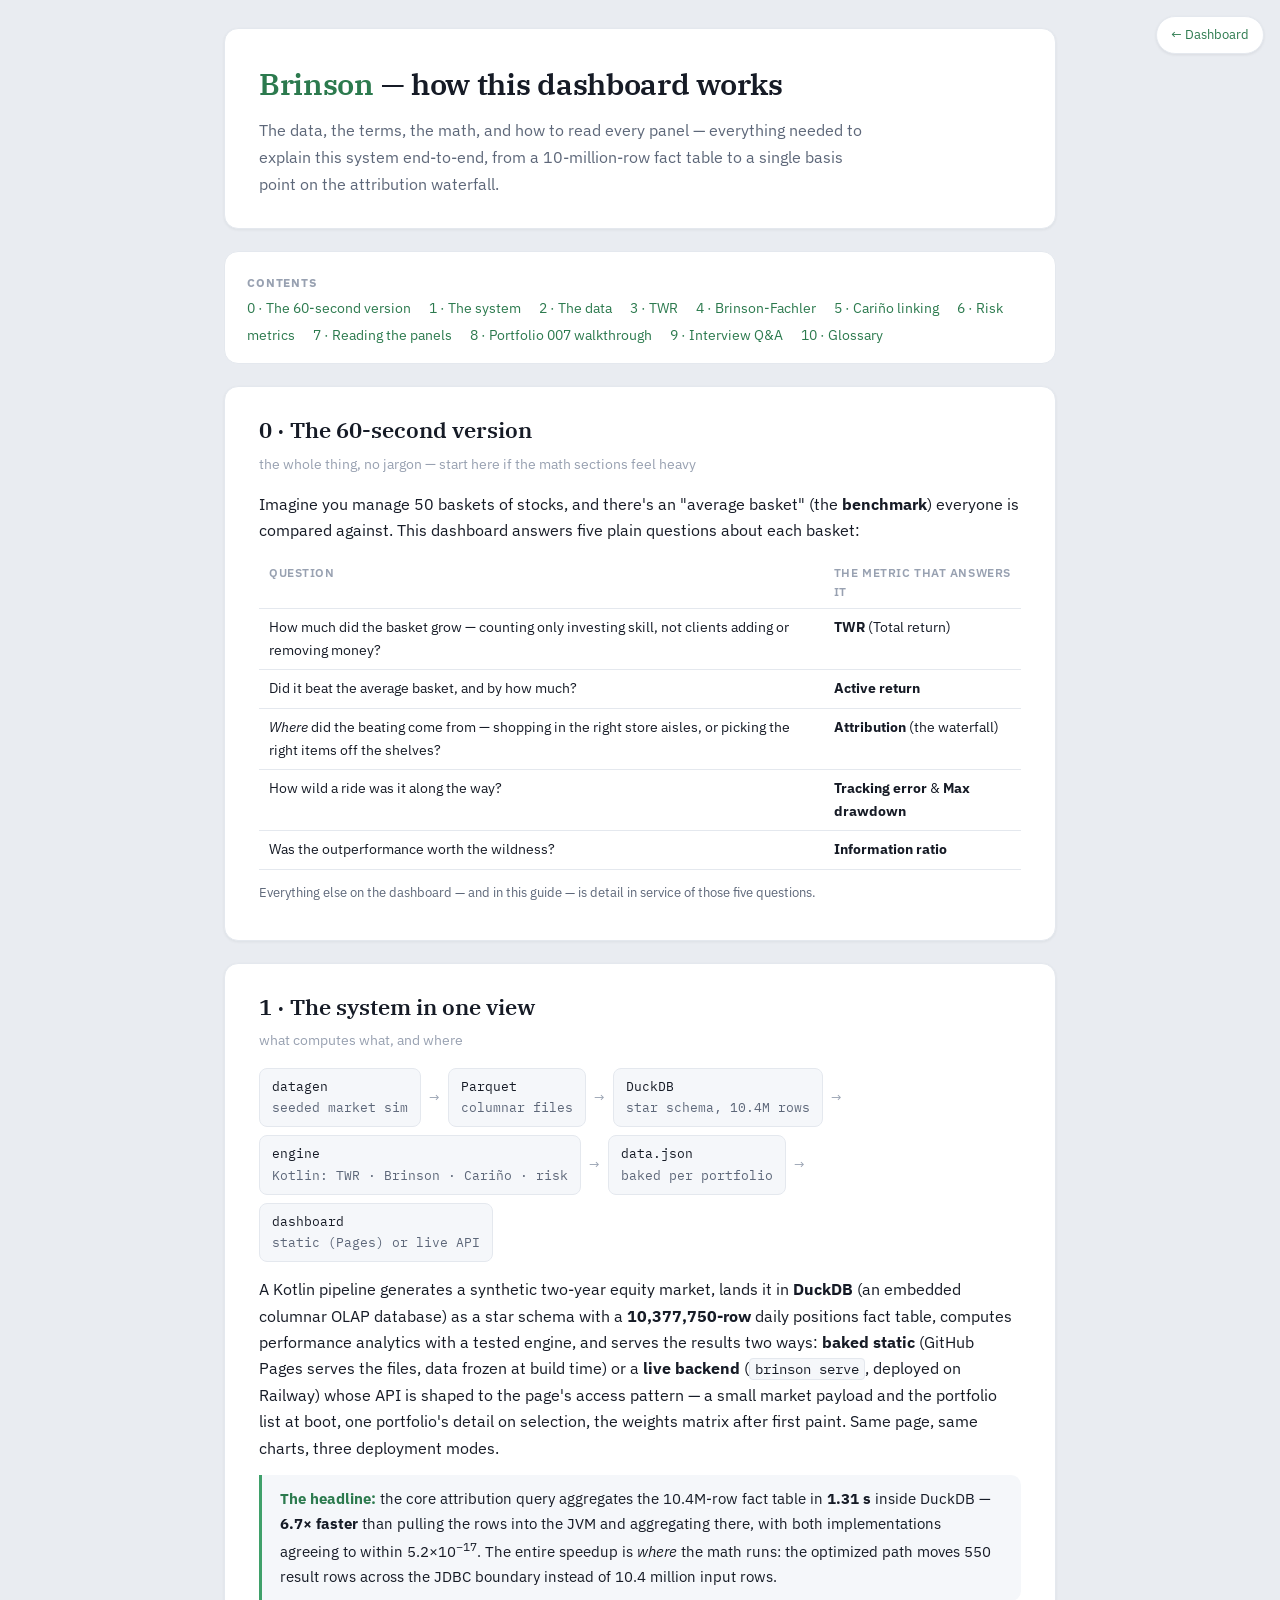
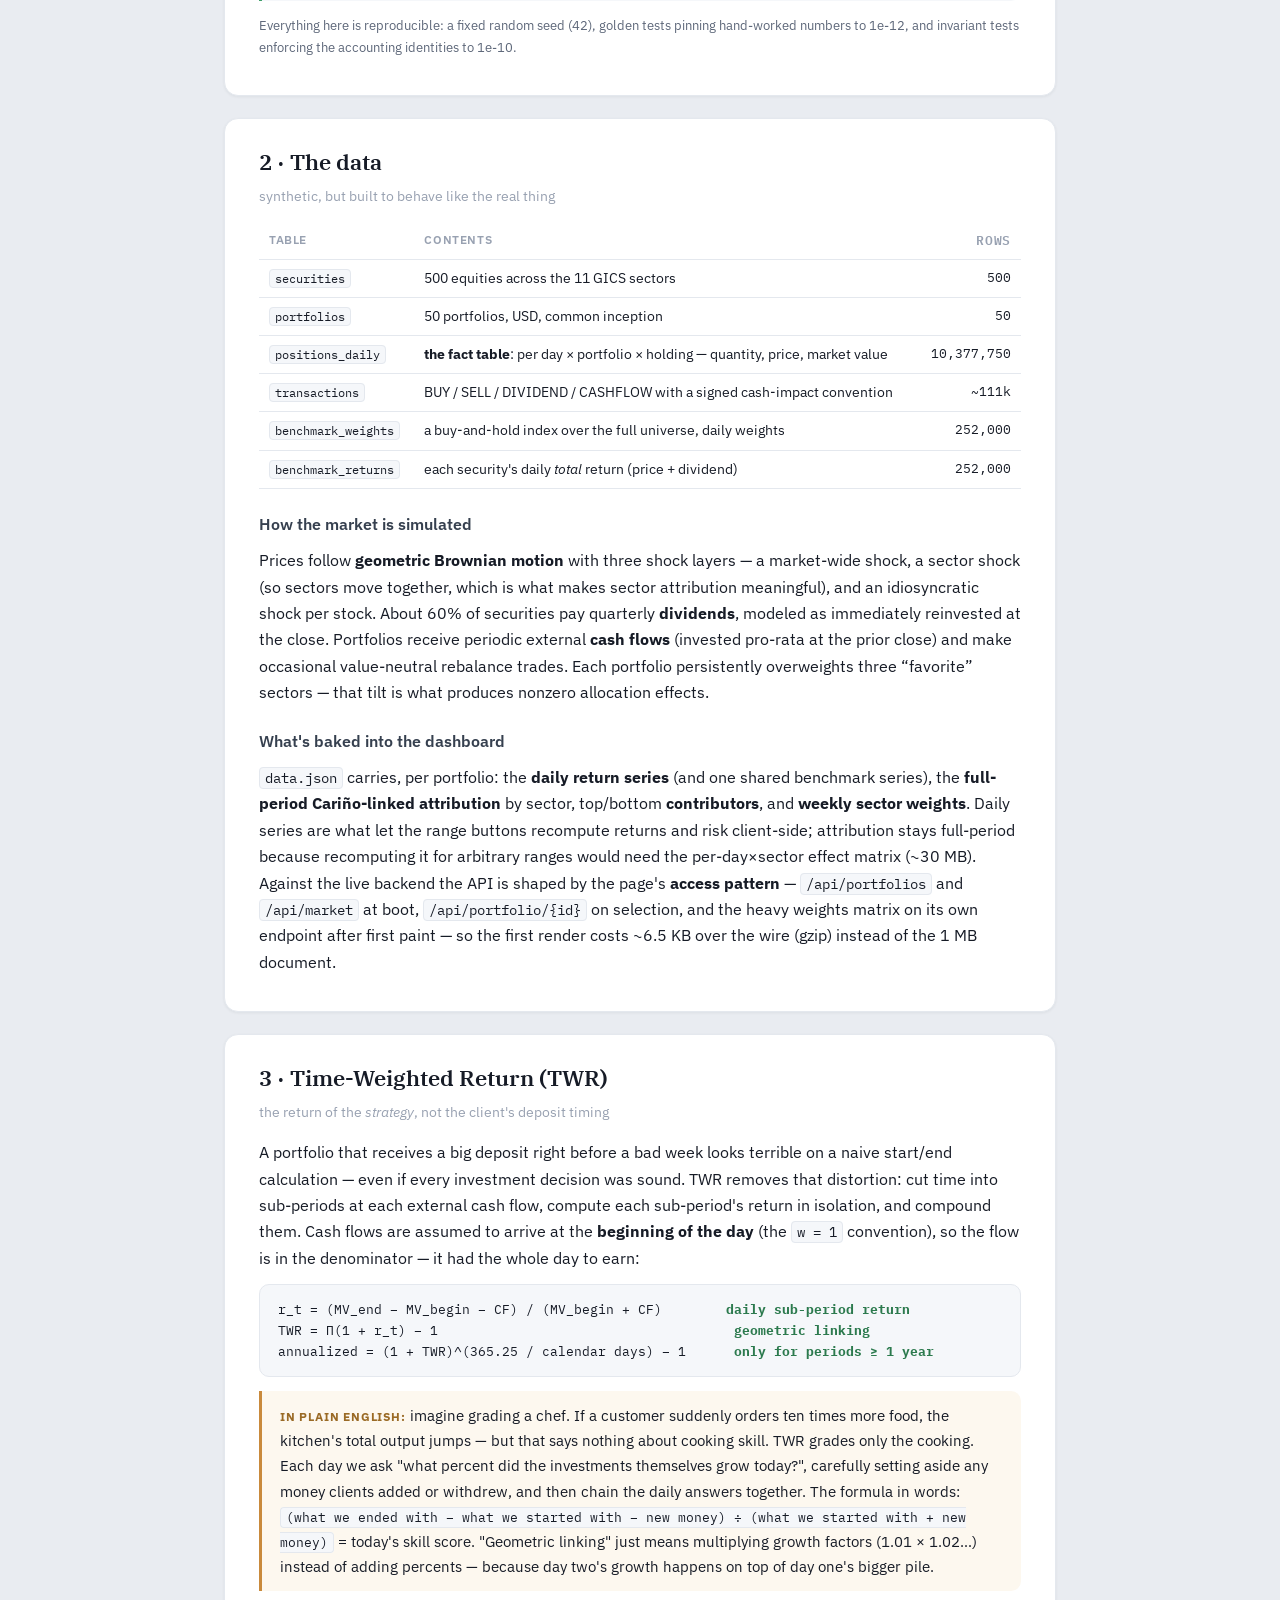
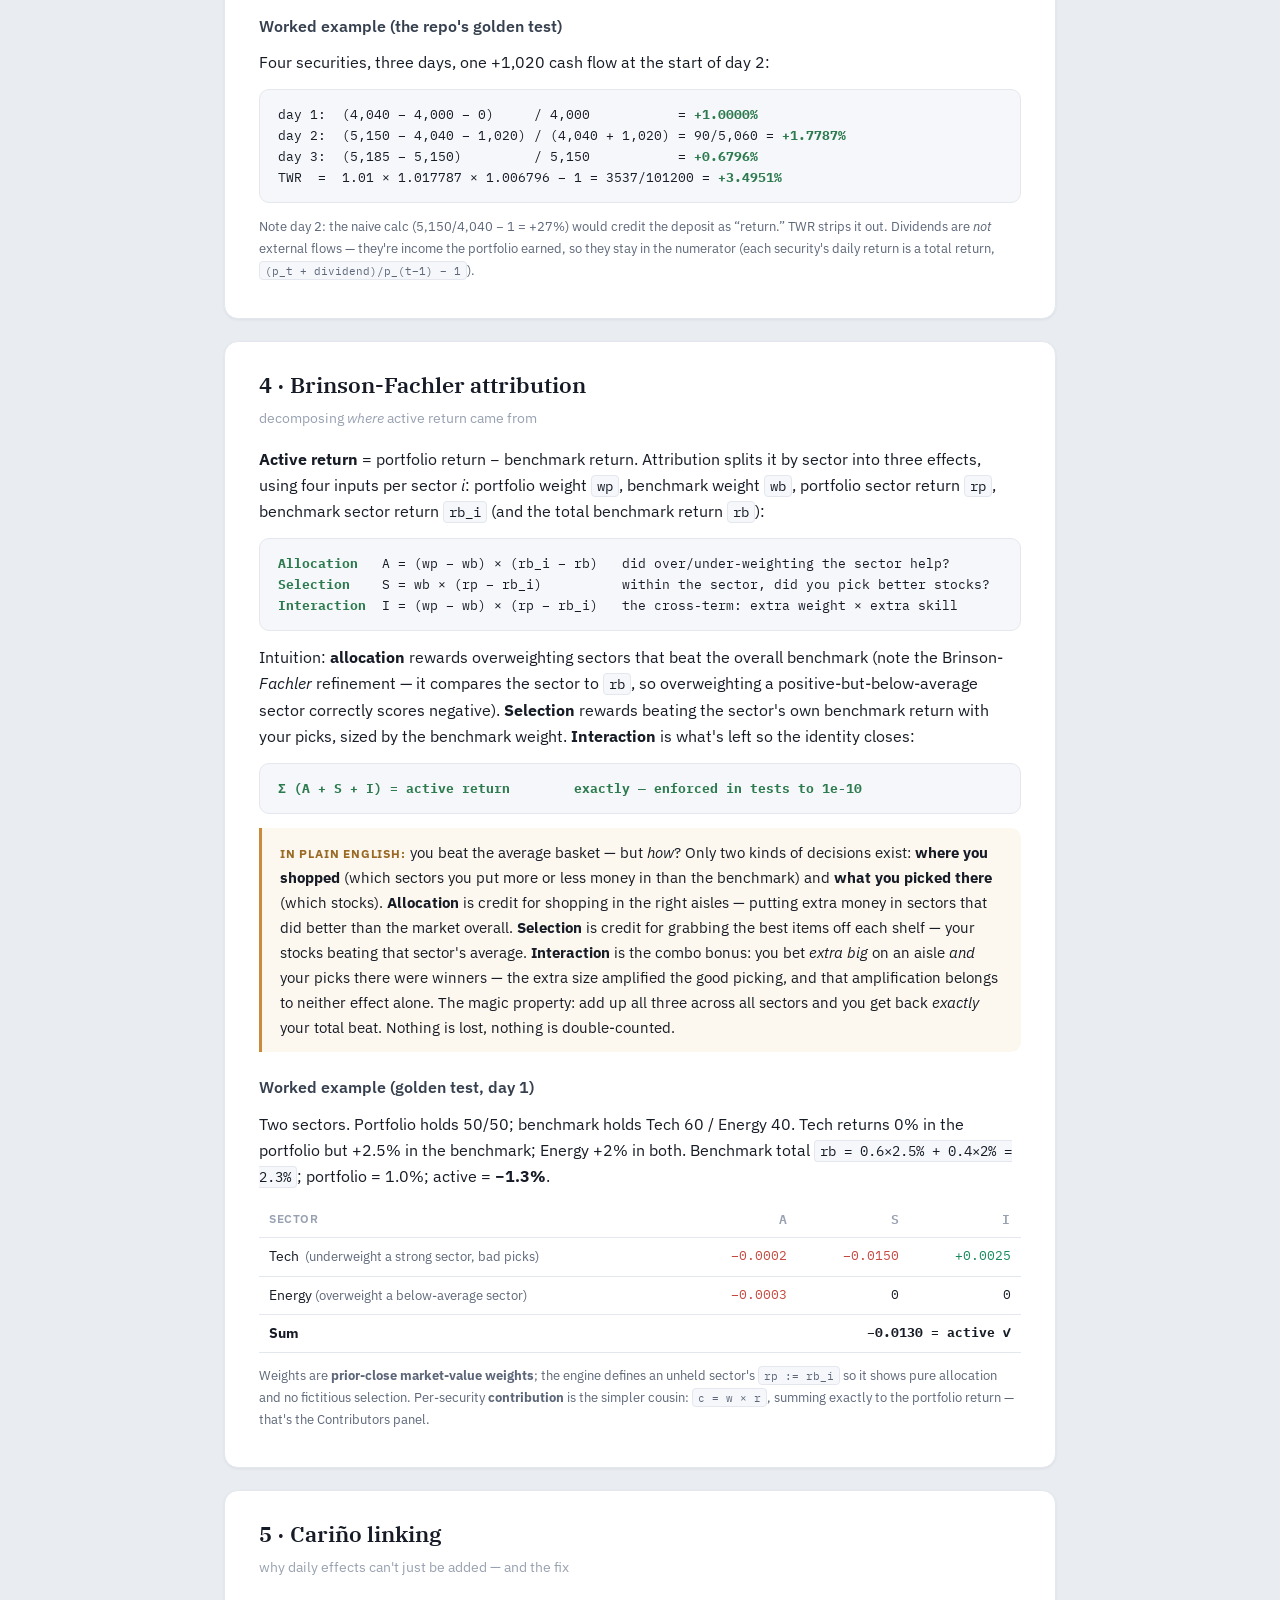
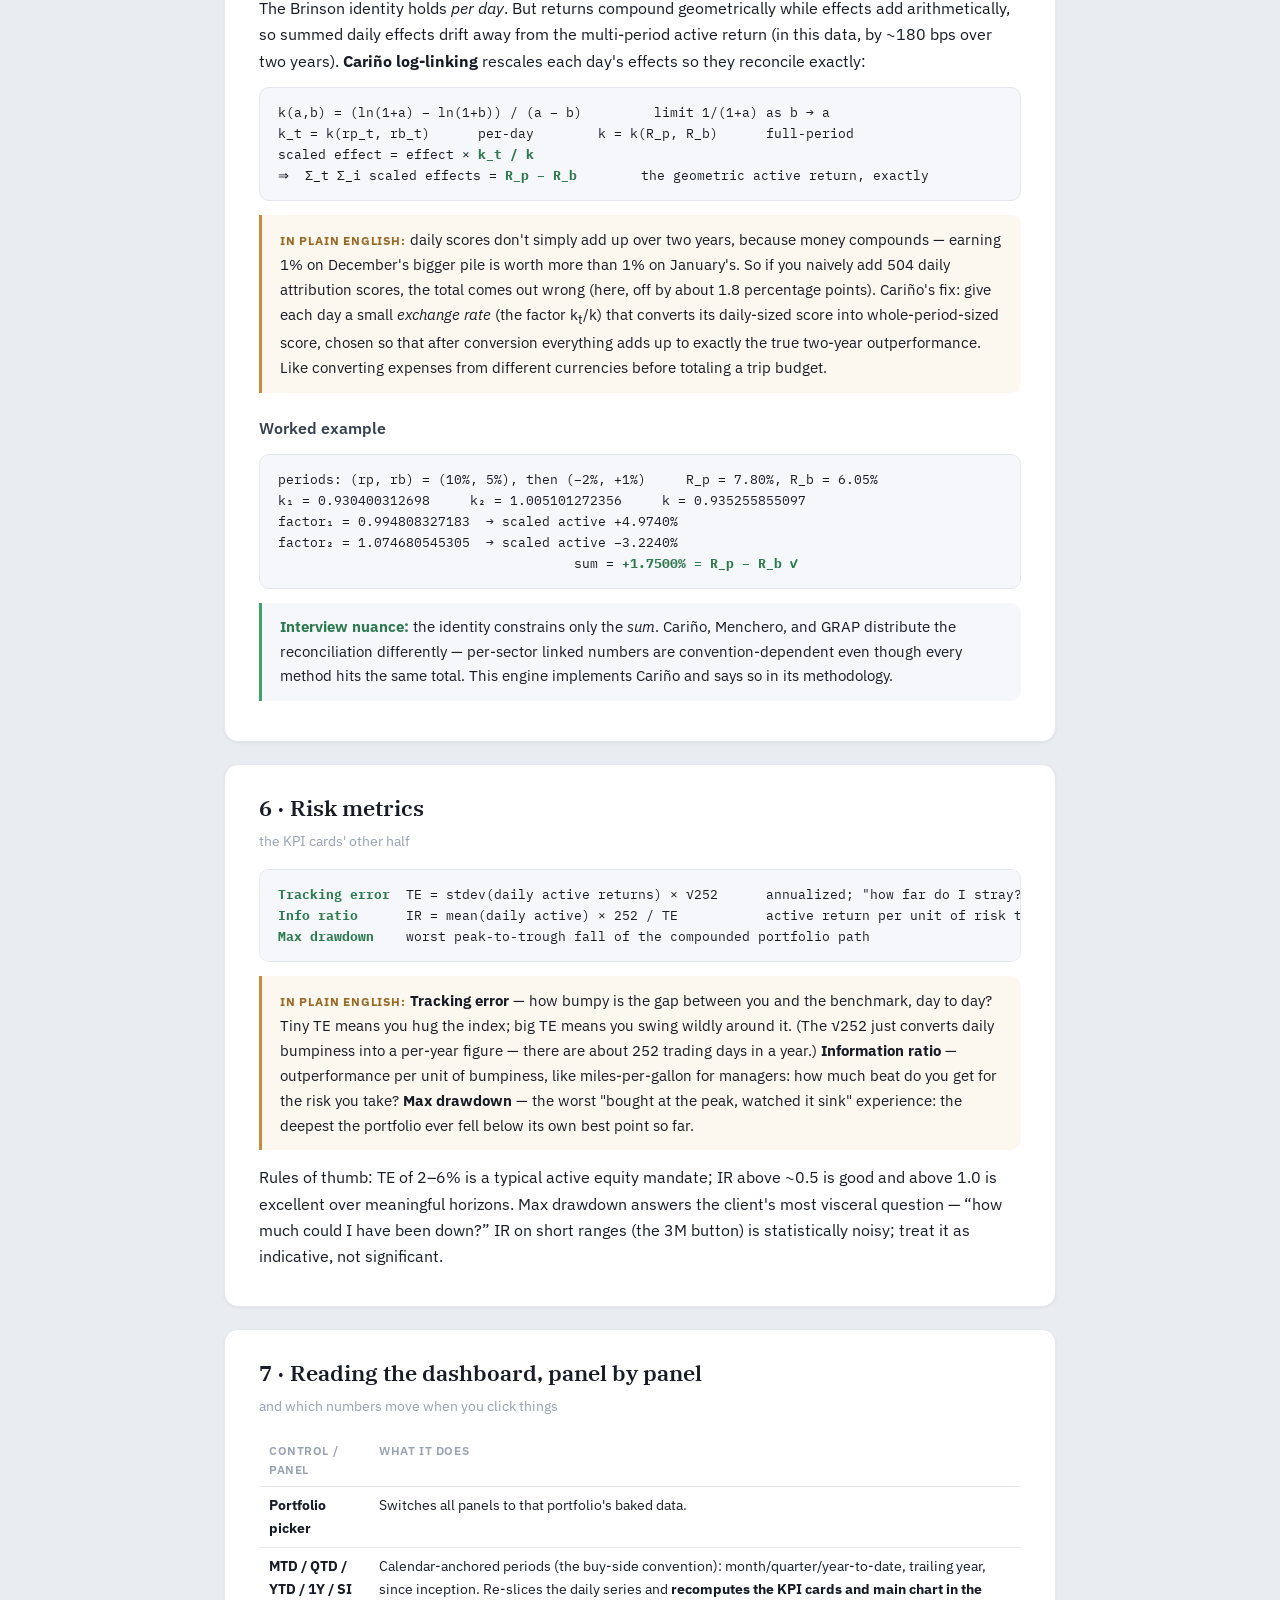
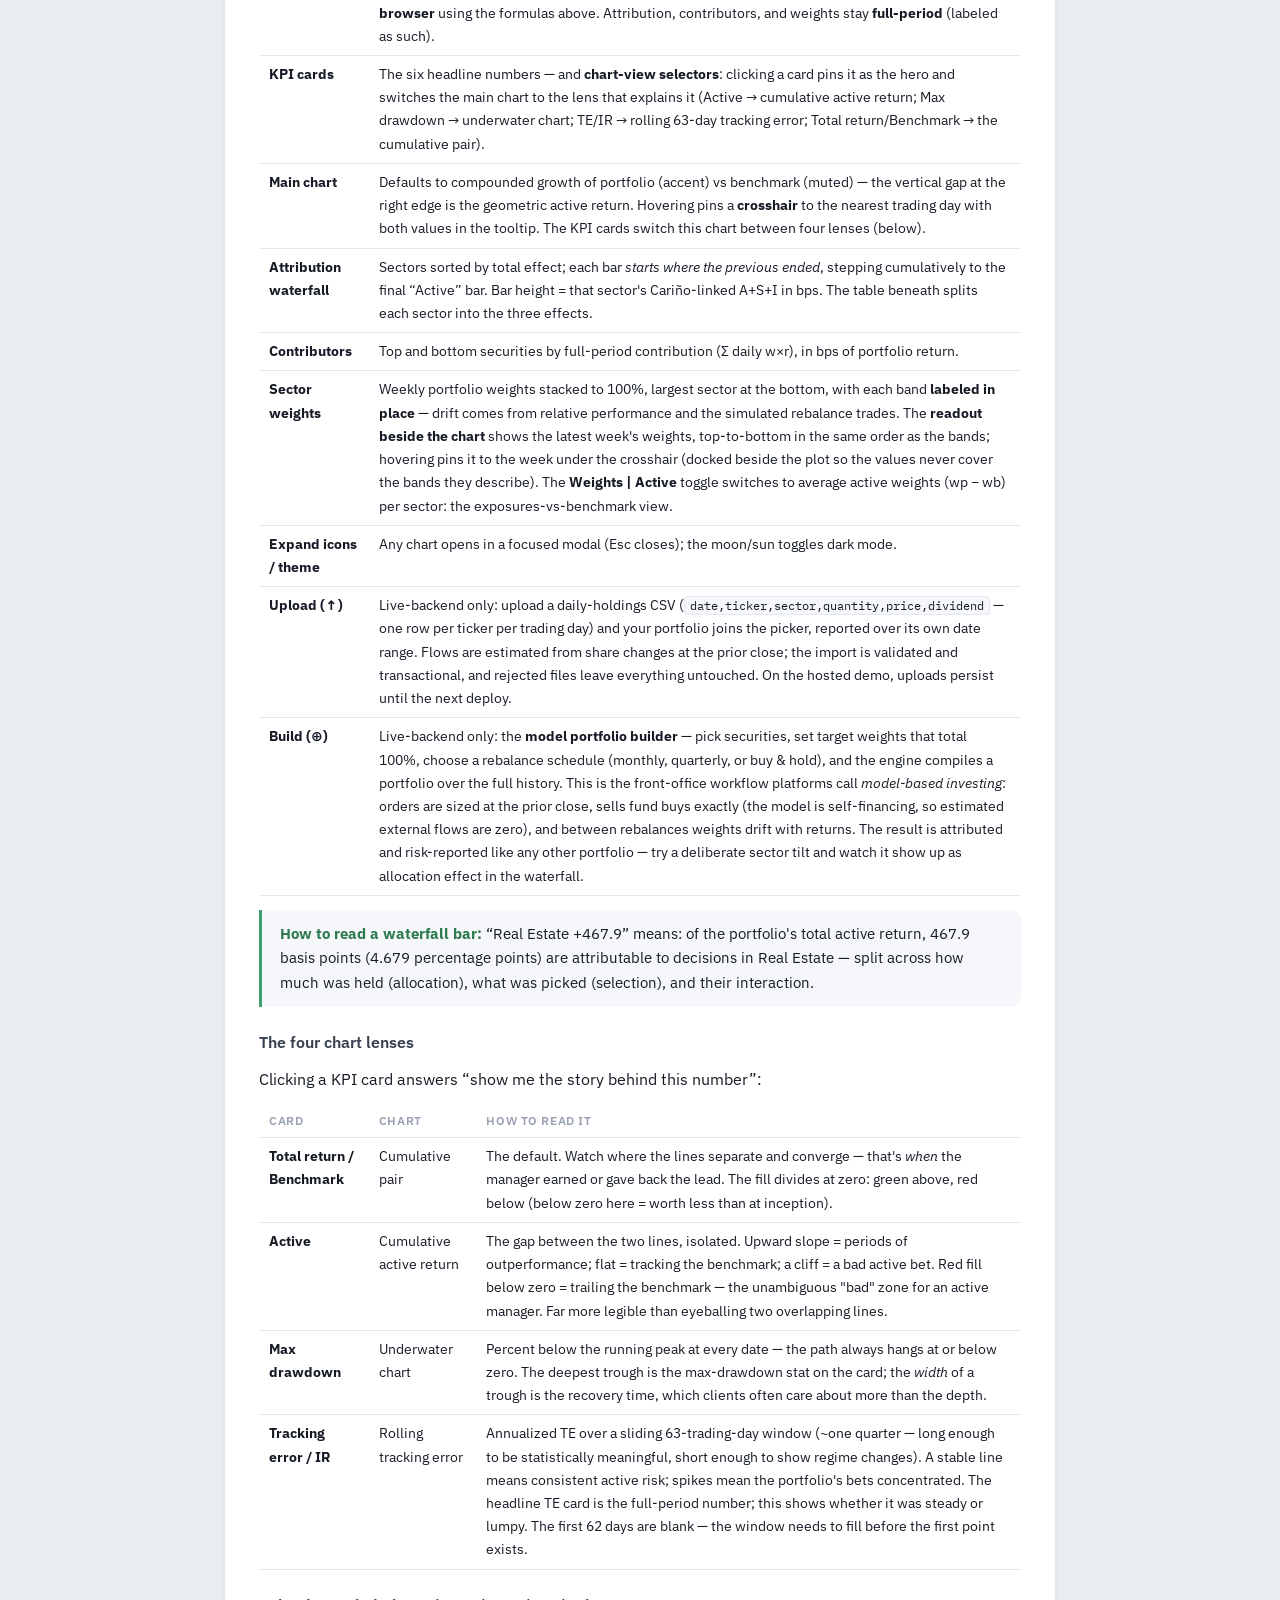
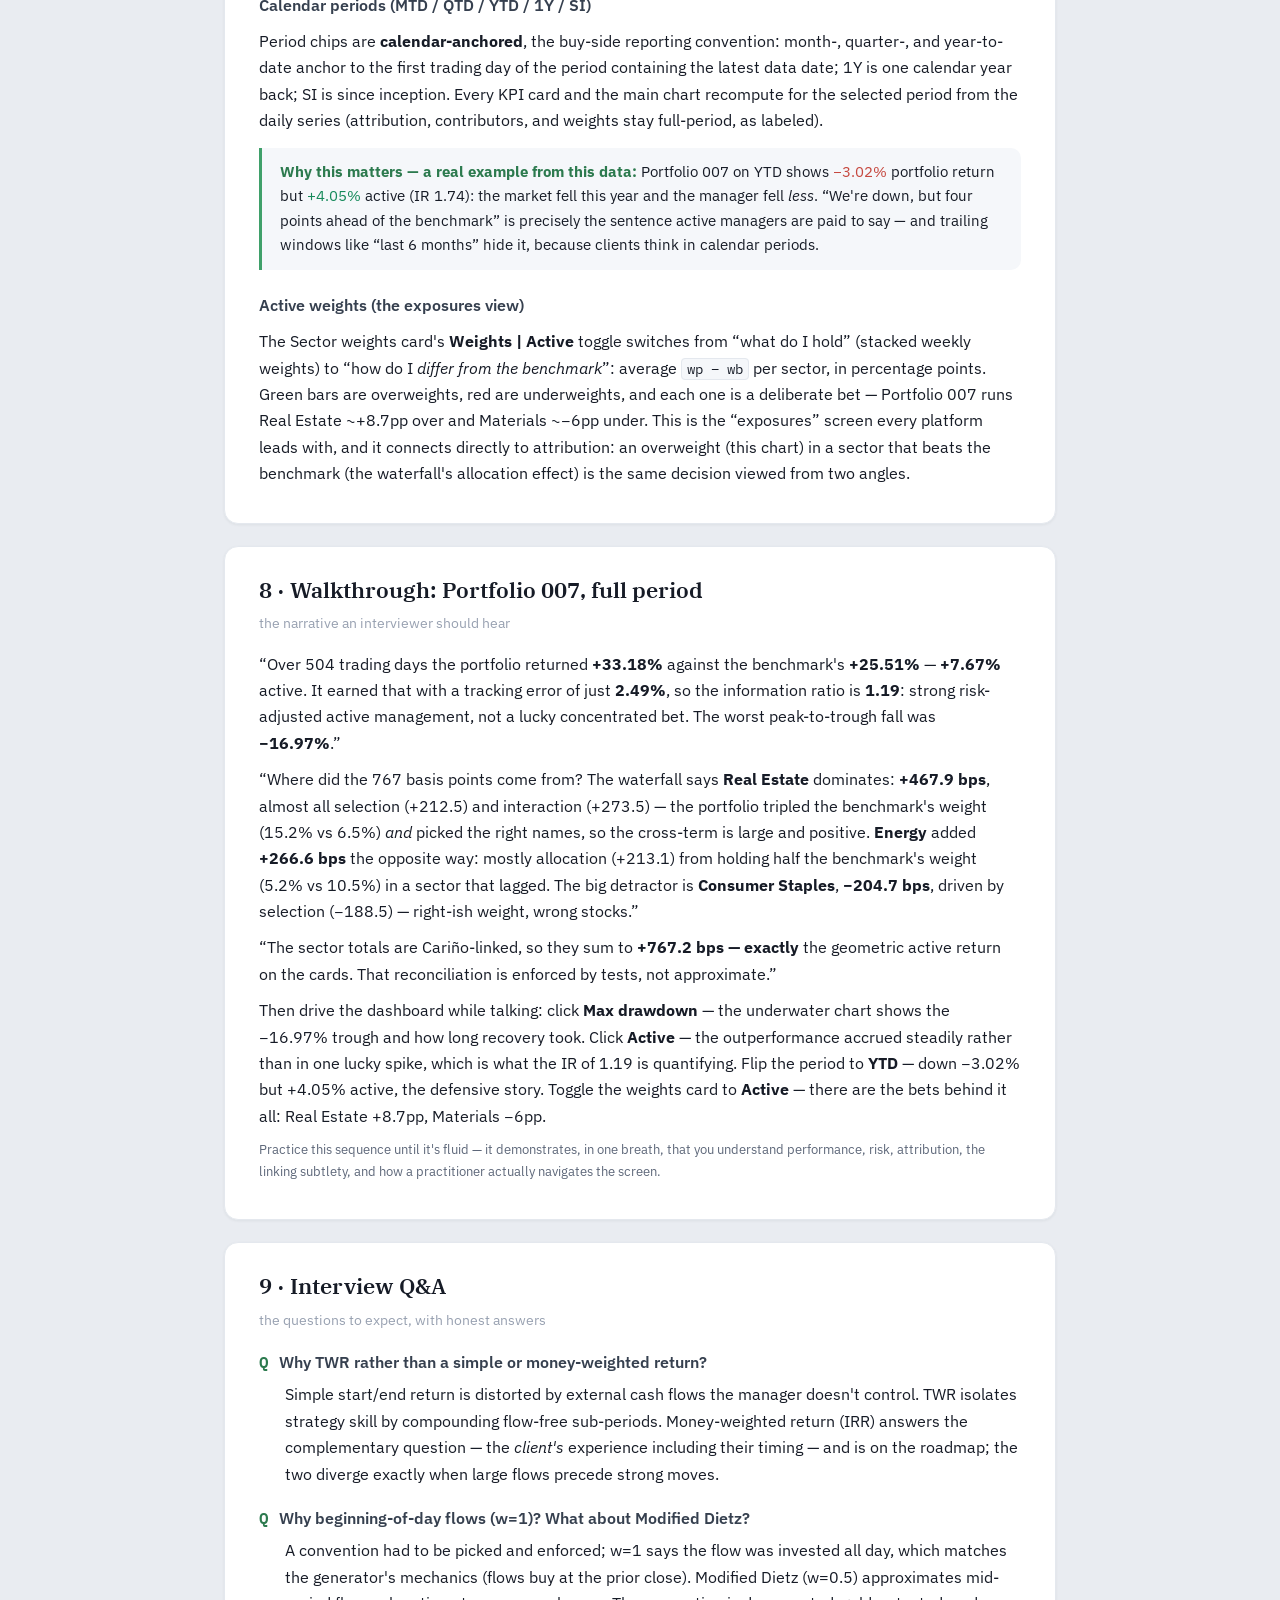
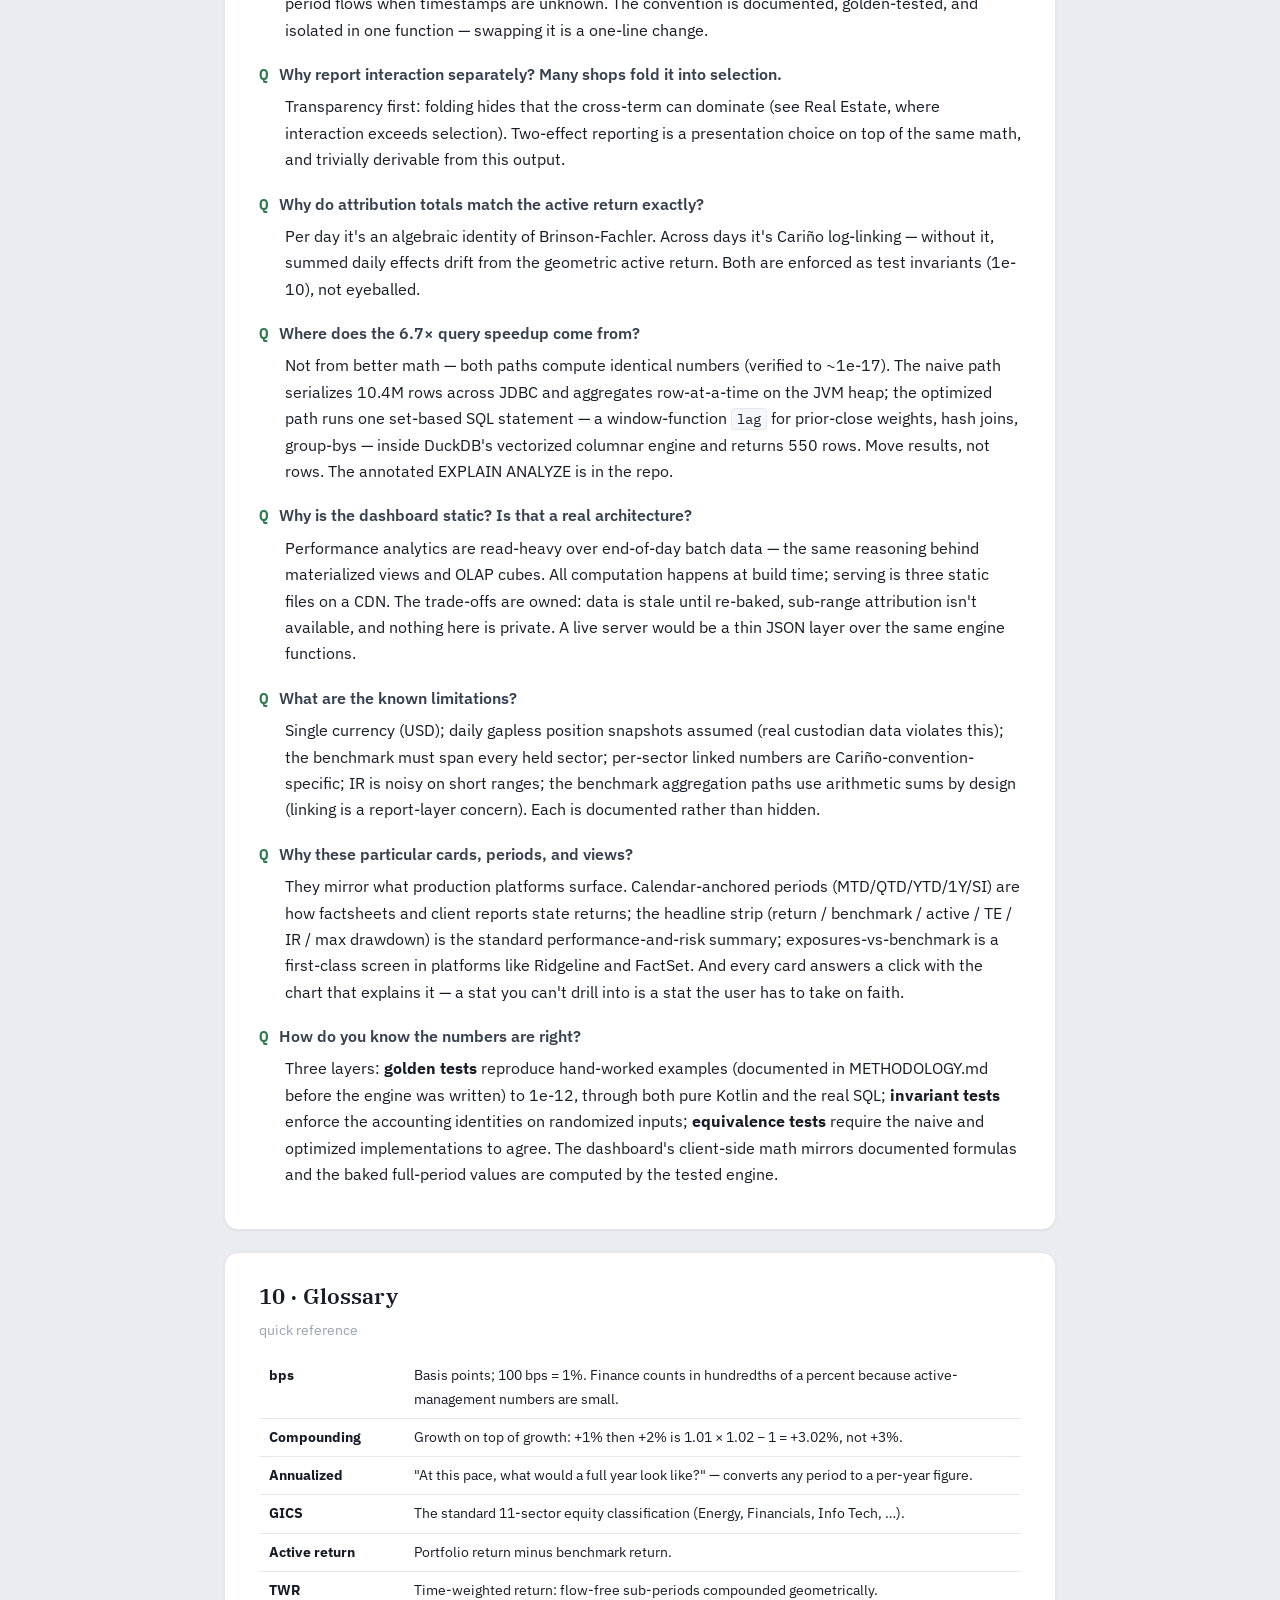
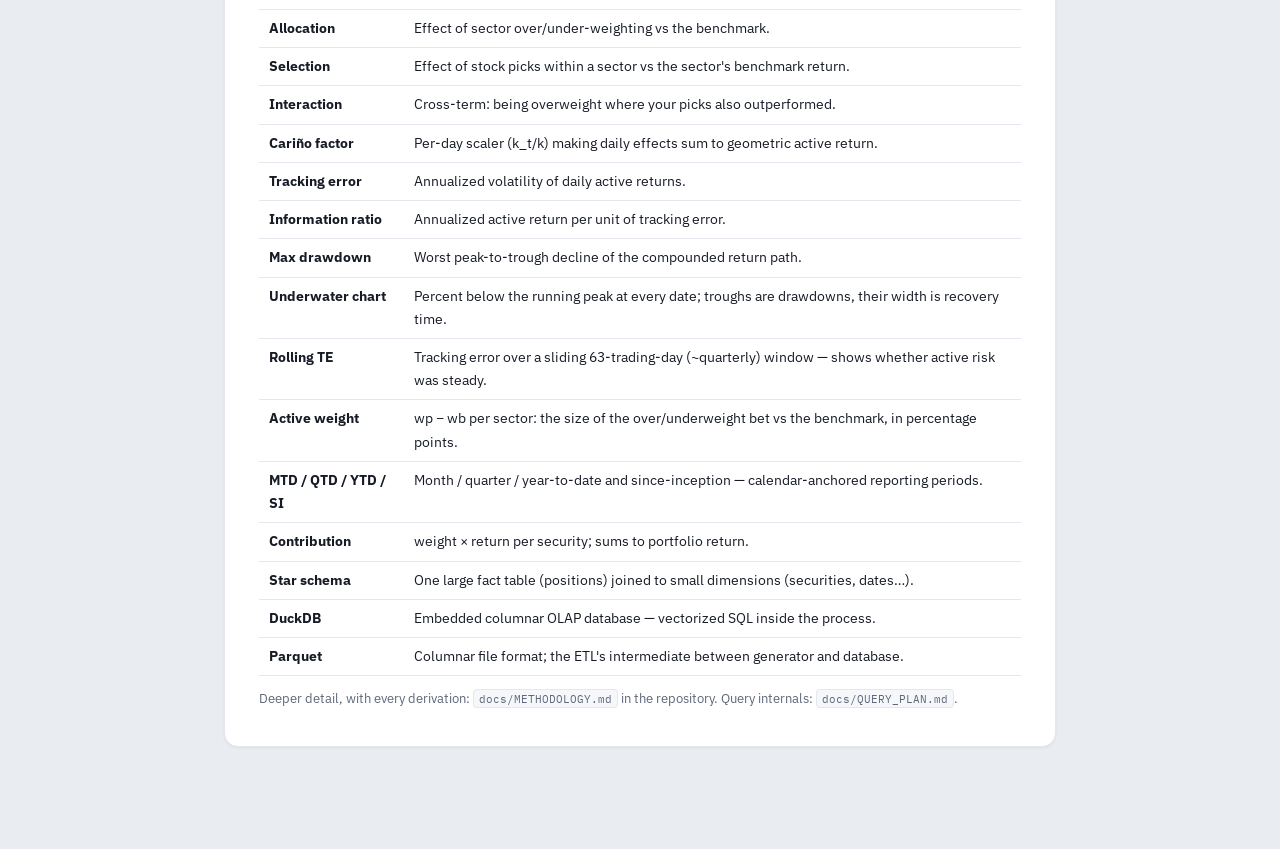
<file: docs/dashboard/guide.html>
<!DOCTYPE html>
<html lang="en">
<head>
<meta charset="utf-8">
<meta name="viewport" content="width=device-width, initial-scale=1">
<title>Brinson — How this dashboard works</title>
<link rel="preconnect" href="https://fonts.googleapis.com">
<link rel="preconnect" href="https://fonts.gstatic.com" crossorigin>
<link href="https://fonts.googleapis.com/css2?family=IBM+Plex+Sans:wght@400;500;600;700&family=IBM+Plex+Mono:wght@400;500;600&family=IBM+Plex+Serif:ital,wght@0,400;0,500;0,600;1,400&display=swap" rel="stylesheet">
<style>
  :root {
    --bg:#e9ecf1; --surface:#fff; --surface-2:#f5f7fa; --ink:#161b26; --ink-soft:#36404f;
    --muted:#5d6779; --faint:#98a1b1; --line:#e4e8ee; --accent:#3fa06a; --accent-deep:#2c7a4e;
    --up:#168a5b; --down:#c6483f;
    --sans:"IBM Plex Sans",system-ui,sans-serif; --mono:"IBM Plex Mono",ui-monospace,monospace;
    --serif:"IBM Plex Serif",Georgia,serif;
  }
  * { box-sizing:border-box; }
  body { margin:0; background:var(--bg); color:var(--ink); font-family:var(--sans); line-height:1.65; }
  .wrap { max-width:880px; margin:0 auto; padding:28px 24px 80px; }
  header.hero { background:var(--surface); border:1px solid var(--line); border-radius:14px;
    padding:30px 34px; margin-bottom:22px; box-shadow:0 1px 3px rgba(22,27,38,.06); }
  h1 { font-family:var(--serif); font-weight:600; font-size:1.9rem; margin:0 0 8px; letter-spacing:-.01em; }
  h1 .acc { color:var(--accent-deep); }
  .lede { color:var(--muted); font-size:1.02rem; max-width:62ch; margin:0; }
  nav.toc { background:var(--surface); border:1px solid var(--line); border-radius:14px; padding:16px 22px; margin-bottom:22px; }
  nav.toc b { font-size:.78rem; text-transform:uppercase; letter-spacing:.07em; color:var(--faint); }
  nav.toc a { color:var(--accent-deep); text-decoration:none; margin-right:14px; font-size:.9rem; }
  nav.toc a:hover { text-decoration:underline; }
  section { background:var(--surface); border:1px solid var(--line); border-radius:14px;
    padding:26px 34px; margin-bottom:22px; box-shadow:0 1px 3px rgba(22,27,38,.06); }
  h2 { font-family:var(--serif); font-weight:600; font-size:1.35rem; margin:0 0 4px; }
  h2 + .sub { color:var(--faint); font-size:.85rem; margin:0 0 16px; }
  h3 { font-size:1rem; font-weight:600; margin:22px 0 6px; color:var(--ink-soft); }
  p { margin:10px 0; }
  code, .m { font-family:var(--mono); font-size:.86em; background:var(--surface-2); border:1px solid var(--line);
    border-radius:4px; padding:1px 5px; }
  pre { font-family:var(--mono); font-size:.82rem; line-height:1.6; background:var(--surface-2);
    border:1px solid var(--line); border-radius:10px; padding:14px 18px; overflow-x:auto; }
  pre b { color:var(--accent-deep); }
  table { border-collapse:collapse; width:100%; font-size:.88rem; margin:12px 0; }
  th { font-size:.72rem; text-transform:uppercase; letter-spacing:.05em; color:var(--faint); font-weight:600; }
  th, td { padding:7px 10px; text-align:left; border-bottom:1px solid var(--line); vertical-align:top; }
  td.num, th.num { text-align:right; font-family:var(--mono); font-size:.82rem; }
  .pos { color:var(--up); } .neg { color:var(--down); }
  .callout { border-left:3px solid var(--accent); background:var(--surface-2); border-radius:0 10px 10px 0;
    padding:12px 18px; margin:14px 0; font-size:.93rem; }
  .callout b:first-child { color:var(--accent-deep); }
  .eli5 { border-left:3px solid #C98A3C; background:#fdf8ef; border-radius:0 10px 10px 0;
    padding:12px 18px; margin:14px 0; font-size:.95rem; }
  .eli5 b:first-child { color:#9a6a25; text-transform:uppercase; font-size:.72rem; letter-spacing:.07em; }
  .qa dt { font-weight:600; margin-top:18px; color:var(--ink-soft); }
  .qa dt::before { content:"Q  "; color:var(--accent-deep); font-family:var(--mono); font-weight:600; }
  .qa dd { margin:6px 0 0 0; padding-left:26px; }
  .pipeline { display:flex; flex-wrap:wrap; gap:8px; align-items:center; font-size:.82rem; margin:14px 0; }
  .pipeline span.node { background:var(--surface-2); border:1px solid var(--line); border-radius:8px;
    padding:7px 12px; font-family:var(--mono); }
  .pipeline span.arr { color:var(--faint); }
  .small { font-size:.83rem; color:var(--muted); }
  a { color:var(--accent-deep); }
  .back { position:fixed; top:16px; right:16px; background:var(--surface); border:1px solid var(--line);
    border-radius:999px; padding:7px 14px; font-size:.82rem; text-decoration:none; box-shadow:0 1px 3px rgba(22,27,38,.08); }
  @media (max-width:700px){
    section,header.hero{padding:20px;} .back{display:none;}
    table{display:block;overflow-x:auto;white-space:nowrap;}
    .pipeline{font-size:.75rem;}
  }
</style>
</head>
<body>
<a class="back" href="index.html">← Dashboard</a>
<div class="wrap">

<header class="hero">
  <h1><span class="acc">Brinson</span> — how this dashboard works</h1>
  <p class="lede">The data, the terms, the math, and how to read every panel — everything needed
  to explain this system end-to-end, from a 10-million-row fact table to a single basis point
  on the attribution waterfall.</p>
</header>

<nav class="toc">
  <b>Contents</b><br>
  <a href="#plain">0 · The 60-second version</a>
  <a href="#system">1 · The system</a>
  <a href="#data">2 · The data</a>
  <a href="#twr">3 · TWR</a>
  <a href="#brinson">4 · Brinson-Fachler</a>
  <a href="#carino">5 · Cariño linking</a>
  <a href="#risk">6 · Risk metrics</a>
  <a href="#panels">7 · Reading the panels</a>
  <a href="#walkthrough">8 · Portfolio 007 walkthrough</a>
  <a href="#qa">9 · Interview Q&amp;A</a>
  <a href="#glossary">10 · Glossary</a>
</nav>

<section id="plain">
  <h2>0 · The 60-second version</h2>
  <p class="sub">the whole thing, no jargon — start here if the math sections feel heavy</p>
  <p>Imagine you manage 50 baskets of stocks, and there's an "average basket" (the
  <b>benchmark</b>) everyone is compared against. This dashboard answers five plain questions
  about each basket:</p>
  <table>
    <tr><th>Question</th><th>The metric that answers it</th></tr>
    <tr><td>How much did the basket grow — counting only investing skill, not clients adding
      or removing money?</td><td><b>TWR</b> (Total return)</td></tr>
    <tr><td>Did it beat the average basket, and by how much?</td><td><b>Active return</b></td></tr>
    <tr><td><i>Where</i> did the beating come from — shopping in the right store aisles, or
      picking the right items off the shelves?</td><td><b>Attribution</b> (the waterfall)</td></tr>
    <tr><td>How wild a ride was it along the way?</td><td><b>Tracking error</b> &amp;
      <b>Max drawdown</b></td></tr>
    <tr><td>Was the outperformance worth the wildness?</td><td><b>Information ratio</b></td></tr>
  </table>
  <p class="small">Everything else on the dashboard — and in this guide — is detail in service
  of those five questions.</p>
</section>

<section id="system">
  <h2>1 · The system in one view</h2>
  <p class="sub">what computes what, and where</p>
  <div class="pipeline">
    <span class="node">datagen<br><span class="small">seeded market sim</span></span><span class="arr">→</span>
    <span class="node">Parquet<br><span class="small">columnar files</span></span><span class="arr">→</span>
    <span class="node">DuckDB<br><span class="small">star schema, 10.4M rows</span></span><span class="arr">→</span>
    <span class="node">engine<br><span class="small">Kotlin: TWR · Brinson · Cariño · risk</span></span><span class="arr">→</span>
    <span class="node">data.json<br><span class="small">baked per portfolio</span></span><span class="arr">→</span>
    <span class="node">dashboard<br><span class="small">static (Pages) or live API</span></span>
  </div>
  <p>A Kotlin pipeline generates a synthetic two-year equity market, lands it in
  <b>DuckDB</b> (an embedded columnar OLAP database) as a star schema with a
  <b>10,377,750-row</b> daily positions fact table, computes performance analytics with a tested
  engine, and serves the results two ways: <b>baked static</b> (GitHub Pages serves the files,
  data frozen at build time) or a <b>live backend</b> (<code>brinson serve</code>, deployed on
  Railway) whose API is shaped to the page's access pattern — a small market payload and the
  portfolio list at boot, one portfolio's detail on selection, the weights matrix after first
  paint. Same page, same charts, three deployment modes.</p>
  <div class="callout"><b>The headline:</b> the core attribution query aggregates the 10.4M-row
  fact table in <b>1.31&nbsp;s</b> inside DuckDB — <b>6.7× faster</b> than pulling the rows into
  the JVM and aggregating there, with both implementations agreeing to within 5.2×10<sup>−17</sup>.
  The entire speedup is <i>where</i> the math runs: the optimized path moves 550 result rows
  across the JDBC boundary instead of 10.4 million input rows.</div>
  <p class="small">Everything here is reproducible: a fixed random seed (42), golden tests pinning
  hand-worked numbers to 1e-12, and invariant tests enforcing the accounting identities to 1e-10.</p>
</section>

<section id="data">
  <h2>2 · The data</h2>
  <p class="sub">synthetic, but built to behave like the real thing</p>
  <table>
    <tr><th>Table</th><th>Contents</th><th class="num">Rows</th></tr>
    <tr><td><code>securities</code></td><td>500 equities across the 11 GICS sectors</td><td class="num">500</td></tr>
    <tr><td><code>portfolios</code></td><td>50 portfolios, USD, common inception</td><td class="num">50</td></tr>
    <tr><td><code>positions_daily</code></td><td><b>the fact table</b>: per day × portfolio × holding — quantity, price, market value</td><td class="num">10,377,750</td></tr>
    <tr><td><code>transactions</code></td><td>BUY / SELL / DIVIDEND / CASHFLOW with a signed cash-impact convention</td><td class="num">~111k</td></tr>
    <tr><td><code>benchmark_weights</code></td><td>a buy-and-hold index over the full universe, daily weights</td><td class="num">252,000</td></tr>
    <tr><td><code>benchmark_returns</code></td><td>each security's daily <i>total</i> return (price + dividend)</td><td class="num">252,000</td></tr>
  </table>
  <h3>How the market is simulated</h3>
  <p>Prices follow <b>geometric Brownian motion</b> with three shock layers — a market-wide shock,
  a sector shock (so sectors move together, which is what makes sector attribution meaningful),
  and an idiosyncratic shock per stock. About 60% of securities pay quarterly <b>dividends</b>,
  modeled as immediately reinvested at the close. Portfolios receive periodic external
  <b>cash flows</b> (invested pro-rata at the prior close) and make occasional value-neutral
  rebalance trades. Each portfolio persistently overweights three “favorite” sectors — that tilt
  is what produces nonzero allocation effects.</p>
  <h3>What's baked into the dashboard</h3>
  <p><code>data.json</code> carries, per portfolio: the <b>daily return series</b> (and one shared
  benchmark series), the <b>full-period Cariño-linked attribution</b> by sector, top/bottom
  <b>contributors</b>, and <b>weekly sector weights</b>. Daily series are what let the range
  buttons recompute returns and risk client-side; attribution stays full-period because
  recomputing it for arbitrary ranges would need the per-day×sector effect matrix (~30&nbsp;MB).
  Against the live backend the API is shaped by the page's <b>access pattern</b> —
  <code>/api/portfolios</code> and <code>/api/market</code> at boot, <code>/api/portfolio/{id}</code>
  on selection, and the heavy weights matrix on its own endpoint after first paint — so the
  first render costs ~6.5&nbsp;KB over the wire (gzip) instead of the 1&nbsp;MB document.</p>
</section>

<section id="twr">
  <h2>3 · Time-Weighted Return (TWR)</h2>
  <p class="sub">the return of the <i>strategy</i>, not the client's deposit timing</p>
  <p>A portfolio that receives a big deposit right before a bad week looks terrible on a naive
  start/end calculation — even if every investment decision was sound. TWR removes that
  distortion: cut time into sub-periods at each external cash flow, compute each sub-period's
  return in isolation, and compound them. Cash flows are assumed to arrive at the
  <b>beginning of the day</b> (the <span class="m">w&nbsp;=&nbsp;1</span> convention), so the
  flow is in the denominator — it had the whole day to earn:</p>
  <pre>r_t = (MV_end − MV_begin − CF) / (MV_begin + CF)        <b>daily sub-period return</b>
TWR = ∏(1 + r_t) − 1                                     <b>geometric linking</b>
annualized = (1 + TWR)^(365.25 / calendar days) − 1      <b>only for periods ≥ 1 year</b></pre>
  <div class="eli5"><b>In plain English:</b> imagine grading a chef. If a customer suddenly
  orders ten times more food, the kitchen's total output jumps — but that says nothing about
  cooking skill. TWR grades only the cooking. Each day we ask "what percent did the investments
  themselves grow today?", carefully setting aside any money clients added or withdrew, and then
  chain the daily answers together. The formula in words:
  <span class="m">(what we ended with − what we started with − new money) ÷ (what we started
  with + new money)</span> = today's skill score. "Geometric linking" just means multiplying
  growth factors (1.01 × 1.02…) instead of adding percents — because day two's growth happens
  on top of day one's bigger pile.</div>

  <h3>Worked example (the repo's golden test)</h3>
  <p>Four securities, three days, one +1,020 cash flow at the start of day 2:</p>
  <pre>day 1:  (4,040 − 4,000 − 0)     / 4,000           = <b>+1.0000%</b>
day 2:  (5,150 − 4,040 − 1,020) / (4,040 + 1,020) = 90/5,060 = <b>+1.7787%</b>
day 3:  (5,185 − 5,150)         / 5,150           = <b>+0.6796%</b>
TWR  =  1.01 × 1.017787 × 1.006796 − 1 = 3537/101200 = <b>+3.4951%</b></pre>
  <p class="small">Note day 2: the naive calc (5,150/4,040 − 1 = +27%) would credit the deposit
  as “return.” TWR strips it out. Dividends are <i>not</i> external flows — they're income the
  portfolio earned, so they stay in the numerator (each security's daily return is a total
  return, <span class="m">(p_t + dividend)/p_(t−1) − 1</span>).</p>
</section>

<section id="brinson">
  <h2>4 · Brinson-Fachler attribution</h2>
  <p class="sub">decomposing <i>where</i> active return came from</p>
  <p><b>Active return</b> = portfolio return − benchmark return. Attribution splits it by sector
  into three effects, using four inputs per sector <i>i</i>: portfolio weight
  <span class="m">wp</span>, benchmark weight <span class="m">wb</span>, portfolio sector return
  <span class="m">rp</span>, benchmark sector return <span class="m">rb_i</span>
  (and the total benchmark return <span class="m">rb</span>):</p>
  <pre><b>Allocation</b>   A = (wp − wb) × (rb_i − rb)   did over/under-weighting the sector help?
<b>Selection</b>    S = wb × (rp − rb_i)          within the sector, did you pick better stocks?
<b>Interaction</b>  I = (wp − wb) × (rp − rb_i)   the cross-term: extra weight × extra skill</pre>
  <p>Intuition: <b>allocation</b> rewards overweighting sectors that beat the overall benchmark
  (note the Brinson-<i>Fachler</i> refinement — it compares the sector to <span class="m">rb</span>,
  so overweighting a positive-but-below-average sector correctly scores negative).
  <b>Selection</b> rewards beating the sector's own benchmark return with your picks, sized by the
  benchmark weight. <b>Interaction</b> is what's left so the identity closes:</p>
  <pre><b>Σ (A + S + I) = active return        exactly — enforced in tests to 1e-10</b></pre>
  <div class="eli5"><b>In plain English:</b> you beat the average basket — but <i>how</i>?
  Only two kinds of decisions exist: <b>where you shopped</b> (which sectors you put more or
  less money in than the benchmark) and <b>what you picked there</b> (which stocks).
  <b>Allocation</b> is credit for shopping in the right aisles — putting extra money in sectors
  that did better than the market overall. <b>Selection</b> is credit for grabbing the best
  items off each shelf — your stocks beating that sector's average. <b>Interaction</b> is the
  combo bonus: you bet <i>extra big</i> on an aisle <i>and</i> your picks there were winners —
  the extra size amplified the good picking, and that amplification belongs to neither effect
  alone. The magic property: add up all three across all sectors and you get back <i>exactly</i>
  your total beat. Nothing is lost, nothing is double-counted.</div>

  <h3>Worked example (golden test, day 1)</h3>
  <p>Two sectors. Portfolio holds 50/50; benchmark holds Tech 60 / Energy 40.
  Tech returns 0% in the portfolio but +2.5% in the benchmark; Energy +2% in both.
  Benchmark total <span class="m">rb = 0.6×2.5% + 0.4×2% = 2.3%</span>; portfolio = 1.0%;
  active = <b>−1.3%</b>.</p>
  <table>
    <tr><th>Sector</th><th class="num">A</th><th class="num">S</th><th class="num">I</th></tr>
    <tr><td>Tech &nbsp;<span class="small">(underweight a strong sector, bad picks)</span></td>
      <td class="num neg">−0.0002</td><td class="num neg">−0.0150</td><td class="num pos">+0.0025</td></tr>
    <tr><td>Energy <span class="small">(overweight a below-average sector)</span></td>
      <td class="num neg">−0.0003</td><td class="num">0</td><td class="num">0</td></tr>
    <tr><td><b>Sum</b></td><td class="num" colspan="3"><b>−0.0130 = active ✓</b></td></tr>
  </table>
  <p class="small">Weights are <b>prior-close market-value weights</b>; the engine defines an
  unheld sector's <span class="m">rp := rb_i</span> so it shows pure allocation and no fictitious
  selection. Per-security <b>contribution</b> is the simpler cousin:
  <span class="m">c = w × r</span>, summing exactly to the portfolio return — that's the
  Contributors panel.</p>
</section>

<section id="carino">
  <h2>5 · Cariño linking</h2>
  <p class="sub">why daily effects can't just be added — and the fix</p>
  <p>The Brinson identity holds <i>per day</i>. But returns compound geometrically while effects
  add arithmetically, so summed daily effects drift away from the multi-period active return
  (in this data, by ~180&nbsp;bps over two years). <b>Cariño log-linking</b> rescales each day's
  effects so they reconcile exactly:</p>
  <pre>k(a,b) = (ln(1+a) − ln(1+b)) / (a − b)         limit 1/(1+a) as b → a
k_t = k(rp_t, rb_t)      per-day        k = k(R_p, R_b)      full-period
scaled effect = effect × <b>k_t / k</b>
⇒  Σ_t Σ_i scaled effects = <b>R_p − R_b</b>        the geometric active return, exactly</pre>
  <div class="eli5"><b>In plain English:</b> daily scores don't simply add up over two years,
  because money compounds — earning 1% on December's bigger pile is worth more than 1% on
  January's. So if you naively add 504 daily attribution scores, the total comes out wrong
  (here, off by about 1.8 percentage points). Cariño's fix: give each day a small
  <i>exchange rate</i> (the factor k<sub>t</sub>/k) that converts its daily-sized score into
  whole-period-sized score, chosen so that after conversion everything adds up to exactly the
  true two-year outperformance. Like converting expenses from different currencies before
  totaling a trip budget.</div>

  <h3>Worked example</h3>
  <pre>periods: (rp, rb) = (10%, 5%), then (−2%, +1%)     R_p = 7.80%, R_b = 6.05%
k₁ = 0.930400312698     k₂ = 1.005101272356     k = 0.935255855097
factor₁ = 0.994808327183  → scaled active +4.9740%
factor₂ = 1.074680545305  → scaled active −3.2240%
                                     sum = <b>+1.7500% = R_p − R_b ✓</b></pre>
  <div class="callout"><b>Interview nuance:</b> the identity constrains only the <i>sum</i>.
  Cariño, Menchero, and GRAP distribute the reconciliation differently — per-sector linked
  numbers are convention-dependent even though every method hits the same total. This engine
  implements Cariño and says so in its methodology.</div>
</section>

<section id="risk">
  <h2>6 · Risk metrics</h2>
  <p class="sub">the KPI cards' other half</p>
  <pre><b>Tracking error</b>  TE = stdev(daily active returns) × √252      annualized; "how far do I stray?"
<b>Info ratio</b>      IR = mean(daily active) × 252 / TE           active return per unit of risk taken
<b>Max drawdown</b>    worst peak-to-trough fall of the compounded portfolio path</pre>
  <div class="eli5"><b>In plain English:</b> <b>Tracking error</b> — how bumpy is the gap
  between you and the benchmark, day to day? Tiny TE means you hug the index; big TE means you
  swing wildly around it. (The √252 just converts daily bumpiness into a per-year figure —
  there are about 252 trading days in a year.) <b>Information ratio</b> — outperformance per
  unit of bumpiness, like miles-per-gallon for managers: how much beat do you get for the risk
  you take? <b>Max drawdown</b> — the worst "bought at the peak, watched it sink" experience:
  the deepest the portfolio ever fell below its own best point so far.</div>

  <p>Rules of thumb: TE of 2–6% is a typical active equity mandate; IR above ~0.5 is good and
  above 1.0 is excellent over meaningful horizons. Max drawdown answers the client's most
  visceral question — “how much could I have been down?” IR on short ranges (the 3M button)
  is statistically noisy; treat it as indicative, not significant.</p>
</section>

<section id="panels">
  <h2>7 · Reading the dashboard, panel by panel</h2>
  <p class="sub">and which numbers move when you click things</p>
  <table>
    <tr><th>Control / panel</th><th>What it does</th></tr>
    <tr><td><b>Portfolio picker</b></td><td>Switches all panels to that portfolio's baked data.</td></tr>
    <tr><td><b>MTD / QTD / YTD / 1Y / SI</b></td><td>Calendar-anchored periods (the buy-side convention):
      month/quarter/year-to-date, trailing year, since inception. Re-slices the daily series and
      <b>recomputes the KPI cards and main chart in the browser</b> using the formulas above.
      Attribution, contributors, and weights stay <b>full-period</b> (labeled as such).</td></tr>
    <tr><td><b>KPI cards</b></td><td>The six headline numbers — and <b>chart-view selectors</b>: clicking a
      card pins it as the hero and switches the main chart to the lens that explains it
      (Active → cumulative active return; Max drawdown → underwater chart; TE/IR → rolling
      63-day tracking error; Total return/Benchmark → the cumulative pair).</td></tr>
    <tr><td><b>Main chart</b></td><td>Defaults to compounded growth of portfolio (accent) vs benchmark
      (muted) — the vertical gap at the right edge is the geometric active return. Hovering pins a
      <b>crosshair</b> to the nearest trading day with both values in the tooltip. The KPI cards switch
      this chart between four lenses (below).</td></tr>
    <tr><td><b>Attribution waterfall</b></td><td>Sectors sorted by total effect; each bar <i>starts where the
      previous ended</i>, stepping cumulatively to the final “Active” bar. Bar height = that sector's
      Cariño-linked A+S+I in bps. The table beneath splits each sector into the three effects.</td></tr>
    <tr><td><b>Contributors</b></td><td>Top and bottom securities by full-period contribution
      (Σ daily w×r), in bps of portfolio return.</td></tr>
    <tr><td><b>Sector weights</b></td><td>Weekly portfolio weights stacked to 100%, largest sector at
      the bottom, with each band <b>labeled in place</b> — drift comes from relative performance and the
      simulated rebalance trades. The <b>readout beside the chart</b> shows the latest week's weights,
      top-to-bottom in the same order as the bands; hovering pins it to the week under the crosshair
      (docked beside the plot so the values never cover the bands they describe). The
      <b>Weights | Active</b> toggle switches to average active weights (wp − wb) per sector: the
      exposures-vs-benchmark view.</td></tr>
    <tr><td><b>Expand icons / theme</b></td><td>Any chart opens in a focused modal (Esc closes);
      the moon/sun toggles dark mode.</td></tr>
    <tr><td><b>Upload (↑)</b></td><td>Live-backend only: upload a daily-holdings CSV
      (<span class="m">date,ticker,sector,quantity,price,dividend</span> — one row per ticker per
      trading day) and your portfolio joins the picker, reported over its own date range. Flows
      are estimated from share changes at the prior close; the import is validated and
      transactional, and rejected files leave everything untouched. On the hosted demo,
      uploads persist until the next deploy.</td></tr>
    <tr><td><b>Build (⊕)</b></td><td>Live-backend only: the <b>model portfolio builder</b> — pick
      securities, set target weights that total 100%, choose a rebalance schedule (monthly,
      quarterly, or buy &amp; hold), and the engine compiles a portfolio over the full history.
      This is the front-office workflow platforms call <i>model-based investing</i>: orders are
      sized at the prior close, sells fund buys exactly (the model is self-financing, so estimated
      external flows are zero), and between rebalances weights drift with returns. The result is
      attributed and risk-reported like any other portfolio — try a deliberate sector tilt and
      watch it show up as allocation effect in the waterfall.</td></tr>
  </table>
  <div class="callout"><b>How to read a waterfall bar:</b> “Real Estate +467.9” means: of the
  portfolio's total active return, 467.9 basis points (4.679 percentage points) are attributable
  to decisions in Real Estate — split across how much was held (allocation), what was picked
  (selection), and their interaction.</div>

  <h3>The four chart lenses</h3>
  <p>Clicking a KPI card answers “show me the story behind this number”:</p>
  <table>
    <tr><th>Card</th><th>Chart</th><th>How to read it</th></tr>
    <tr><td><b>Total return / Benchmark</b></td><td>Cumulative pair</td>
      <td>The default. Watch where the lines separate and converge — that's <i>when</i> the
      manager earned or gave back the lead. The fill divides at zero: green above, red below
      (below zero here = worth less than at inception).</td></tr>
    <tr><td><b>Active</b></td><td>Cumulative active return</td>
      <td>The gap between the two lines, isolated. Upward slope = periods of outperformance;
      flat = tracking the benchmark; a cliff = a bad active bet. Red fill below zero =
      trailing the benchmark — the unambiguous "bad" zone for an active manager. Far more
      legible than eyeballing two overlapping lines.</td></tr>
    <tr><td><b>Max drawdown</b></td><td>Underwater chart</td>
      <td>Percent below the running peak at every date — the path always hangs at or below zero.
      The deepest trough is the max-drawdown stat on the card; the <i>width</i> of a trough is
      the recovery time, which clients often care about more than the depth.</td></tr>
    <tr><td><b>Tracking error / IR</b></td><td>Rolling tracking error</td>
      <td>Annualized TE over a sliding 63-trading-day window (~one quarter — long enough to be
      statistically meaningful, short enough to show regime changes). A stable line means
      consistent active risk; spikes mean the portfolio's bets concentrated. The headline TE
      card is the full-period number; this shows whether it was steady or lumpy. The first
      62 days are blank — the window needs to fill before the first point exists.</td></tr>
  </table>

  <h3>Calendar periods (MTD / QTD / YTD / 1Y / SI)</h3>
  <p>Period chips are <b>calendar-anchored</b>, the buy-side reporting convention: month-,
  quarter-, and year-to-date anchor to the first trading day of the period containing the
  latest data date; 1Y is one calendar year back; SI is since inception. Every KPI card and
  the main chart recompute for the selected period from the daily series (attribution,
  contributors, and weights stay full-period, as labeled).</p>
  <div class="callout"><b>Why this matters — a real example from this data:</b> Portfolio 007
  on YTD shows <span class="neg">−3.02%</span> portfolio return but
  <span class="pos">+4.05%</span> active (IR 1.74): the market fell this year and the manager
  fell <i>less</i>. “We're down, but four points ahead of the benchmark” is precisely the
  sentence active managers are paid to say — and trailing windows like “last 6 months” hide it,
  because clients think in calendar periods.</div>

  <h3>Active weights (the exposures view)</h3>
  <p>The Sector weights card's <b>Weights | Active</b> toggle switches from “what do I hold”
  (stacked weekly weights) to “how do I <i>differ from the benchmark</i>”: average
  <span class="m">wp − wb</span> per sector, in percentage points. Green bars are overweights,
  red are underweights, and each one is a deliberate bet — Portfolio 007 runs Real Estate
  ~+8.7pp over and Materials ~−6pp under. This is the “exposures” screen every platform leads
  with, and it connects directly to attribution: an overweight (this chart) in a sector that
  beats the benchmark (the waterfall's allocation effect) is the same decision viewed from two
  angles.</p>
</section>

<section id="walkthrough">
  <h2>8 · Walkthrough: Portfolio 007, full period</h2>
  <p class="sub">the narrative an interviewer should hear</p>
  <p>“Over 504 trading days the portfolio returned <b>+33.18%</b> against the benchmark's
  <b>+25.51%</b> — <b>+7.67%</b> active. It earned that with a tracking error of just
  <b>2.49%</b>, so the information ratio is <b>1.19</b>: strong risk-adjusted active management,
  not a lucky concentrated bet. The worst peak-to-trough fall was <b>−16.97%</b>.”</p>
  <p>“Where did the 767 basis points come from? The waterfall says <b>Real Estate</b> dominates:
  <b>+467.9&nbsp;bps</b>, almost all selection (+212.5) and interaction (+273.5) — the portfolio
  tripled the benchmark's weight (15.2% vs 6.5%) <i>and</i> picked the right names, so the
  cross-term is large and positive. <b>Energy</b> added <b>+266.6&nbsp;bps</b> the opposite way:
  mostly allocation (+213.1) from holding half the benchmark's weight (5.2% vs 10.5%) in a sector
  that lagged. The big detractor is <b>Consumer Staples</b>, <b>−204.7&nbsp;bps</b>, driven by
  selection (−188.5) — right-ish weight, wrong stocks.”</p>
  <p>“The sector totals are Cariño-linked, so they sum to <b>+767.2&nbsp;bps — exactly</b> the
  geometric active return on the cards. That reconciliation is enforced by tests, not
  approximate.”</p>
  <p>Then drive the dashboard while talking: click <b>Max drawdown</b> — the underwater chart
  shows the −16.97% trough and how long recovery took. Click <b>Active</b> — the outperformance
  accrued steadily rather than in one lucky spike, which is what the IR of 1.19 is quantifying.
  Flip the period to <b>YTD</b> — down −3.02% but +4.05% active, the defensive story. Toggle the
  weights card to <b>Active</b> — there are the bets behind it all: Real Estate +8.7pp,
  Materials −6pp.</p>
  <p class="small">Practice this sequence until it's fluid — it demonstrates, in one breath,
  that you understand performance, risk, attribution, the linking subtlety, and how a
  practitioner actually navigates the screen.</p>
</section>

<section id="qa">
  <h2>9 · Interview Q&amp;A</h2>
  <p class="sub">the questions to expect, with honest answers</p>
  <dl class="qa">
    <dt>Why TWR rather than a simple or money-weighted return?</dt>
    <dd>Simple start/end return is distorted by external cash flows the manager doesn't control.
    TWR isolates strategy skill by compounding flow-free sub-periods. Money-weighted return (IRR)
    answers the complementary question — the <i>client's</i> experience including their timing —
    and is on the roadmap; the two diverge exactly when large flows precede strong moves.</dd>
    <dt>Why beginning-of-day flows (w=1)? What about Modified Dietz?</dt>
    <dd>A convention had to be picked and enforced; w=1 says the flow was invested all day,
    which matches the generator's mechanics (flows buy at the prior close). Modified Dietz
    (w=0.5) approximates mid-period flows when timestamps are unknown. The convention is
    documented, golden-tested, and isolated in one function — swapping it is a one-line change.</dd>
    <dt>Why report interaction separately? Many shops fold it into selection.</dt>
    <dd>Transparency first: folding hides that the cross-term can dominate (see Real Estate,
    where interaction exceeds selection). Two-effect reporting is a presentation choice on top
    of the same math, and trivially derivable from this output.</dd>
    <dt>Why do attribution totals match the active return exactly?</dt>
    <dd>Per day it's an algebraic identity of Brinson-Fachler. Across days it's Cariño
    log-linking — without it, summed daily effects drift from the geometric active return.
    Both are enforced as test invariants (1e-10), not eyeballed.</dd>
    <dt>Where does the 6.7× query speedup come from?</dt>
    <dd>Not from better math — both paths compute identical numbers (verified to ~1e-17). The
    naive path serializes 10.4M rows across JDBC and aggregates row-at-a-time on the JVM heap;
    the optimized path runs one set-based SQL statement — a window-function <code>lag</code> for
    prior-close weights, hash joins, group-bys — inside DuckDB's vectorized columnar engine and
    returns 550 rows. Move results, not rows. The annotated EXPLAIN ANALYZE is in the repo.</dd>
    <dt>Why is the dashboard static? Is that a real architecture?</dt>
    <dd>Performance analytics are read-heavy over end-of-day batch data — the same reasoning
    behind materialized views and OLAP cubes. All computation happens at build time; serving is
    three static files on a CDN. The trade-offs are owned: data is stale until re-baked,
    sub-range attribution isn't available, and nothing here is private. A live server would be
    a thin JSON layer over the same engine functions.</dd>
    <dt>What are the known limitations?</dt>
    <dd>Single currency (USD); daily gapless position snapshots assumed (real custodian data
    violates this); the benchmark must span every held sector; per-sector linked numbers are
    Cariño-convention-specific; IR is noisy on short ranges; the benchmark aggregation paths
    use arithmetic sums by design (linking is a report-layer concern). Each is documented
    rather than hidden.</dd>
    <dt>Why these particular cards, periods, and views?</dt>
    <dd>They mirror what production platforms surface. Calendar-anchored periods
    (MTD/QTD/YTD/1Y/SI) are how factsheets and client reports state returns; the headline strip
    (return / benchmark / active / TE / IR / max drawdown) is the standard performance-and-risk
    summary; exposures-vs-benchmark is a first-class screen in platforms like Ridgeline and
    FactSet. And every card answers a click with the chart that explains it — a stat you can't
    drill into is a stat the user has to take on faith.</dd>
    <dt>How do you know the numbers are right?</dt>
    <dd>Three layers: <b>golden tests</b> reproduce hand-worked examples (documented in
    METHODOLOGY.md before the engine was written) to 1e-12, through both pure Kotlin and the
    real SQL; <b>invariant tests</b> enforce the accounting identities on randomized inputs;
    <b>equivalence tests</b> require the naive and optimized implementations to agree. The
    dashboard's client-side math mirrors documented formulas and the baked full-period values
    are computed by the tested engine.</dd>
  </dl>
</section>

<section id="glossary">
  <h2>10 · Glossary</h2>
  <p class="sub">quick reference</p>
  <table>
    <tr><td><b>bps</b></td><td>Basis points; 100 bps = 1%. Finance counts in hundredths of a percent because active-management numbers are small.</td></tr>
    <tr><td><b>Compounding</b></td><td>Growth on top of growth: +1% then +2% is 1.01 × 1.02 − 1 = +3.02%, not +3%.</td></tr>
    <tr><td><b>Annualized</b></td><td>"At this pace, what would a full year look like?" — converts any period to a per-year figure.</td></tr>
    <tr><td><b>GICS</b></td><td>The standard 11-sector equity classification (Energy, Financials, Info Tech, …).</td></tr>
    <tr><td><b>Active return</b></td><td>Portfolio return minus benchmark return.</td></tr>
    <tr><td><b>TWR</b></td><td>Time-weighted return: flow-free sub-periods compounded geometrically.</td></tr>
    <tr><td><b>Allocation</b></td><td>Effect of sector over/under-weighting vs the benchmark.</td></tr>
    <tr><td><b>Selection</b></td><td>Effect of stock picks within a sector vs the sector's benchmark return.</td></tr>
    <tr><td><b>Interaction</b></td><td>Cross-term: being overweight where your picks also outperformed.</td></tr>
    <tr><td><b>Cariño factor</b></td><td>Per-day scaler (k_t/k) making daily effects sum to geometric active return.</td></tr>
    <tr><td><b>Tracking error</b></td><td>Annualized volatility of daily active returns.</td></tr>
    <tr><td><b>Information ratio</b></td><td>Annualized active return per unit of tracking error.</td></tr>
    <tr><td><b>Max drawdown</b></td><td>Worst peak-to-trough decline of the compounded return path.</td></tr>
    <tr><td><b>Underwater chart</b></td><td>Percent below the running peak at every date; troughs are drawdowns, their width is recovery time.</td></tr>
    <tr><td><b>Rolling TE</b></td><td>Tracking error over a sliding 63-trading-day (~quarterly) window — shows whether active risk was steady.</td></tr>
    <tr><td><b>Active weight</b></td><td>wp − wb per sector: the size of the over/underweight bet vs the benchmark, in percentage points.</td></tr>
    <tr><td><b>MTD / QTD / YTD / SI</b></td><td>Month / quarter / year-to-date and since-inception — calendar-anchored reporting periods.</td></tr>
    <tr><td><b>Contribution</b></td><td>weight × return per security; sums to portfolio return.</td></tr>
    <tr><td><b>Star schema</b></td><td>One large fact table (positions) joined to small dimensions (securities, dates…).</td></tr>
    <tr><td><b>DuckDB</b></td><td>Embedded columnar OLAP database — vectorized SQL inside the process.</td></tr>
    <tr><td><b>Parquet</b></td><td>Columnar file format; the ETL's intermediate between generator and database.</td></tr>
  </table>
  <p class="small">Deeper detail, with every derivation: <code>docs/METHODOLOGY.md</code> in the
  repository. Query internals: <code>docs/QUERY_PLAN.md</code>.</p>
</section>

</div>
</body>
</html>
</file>
